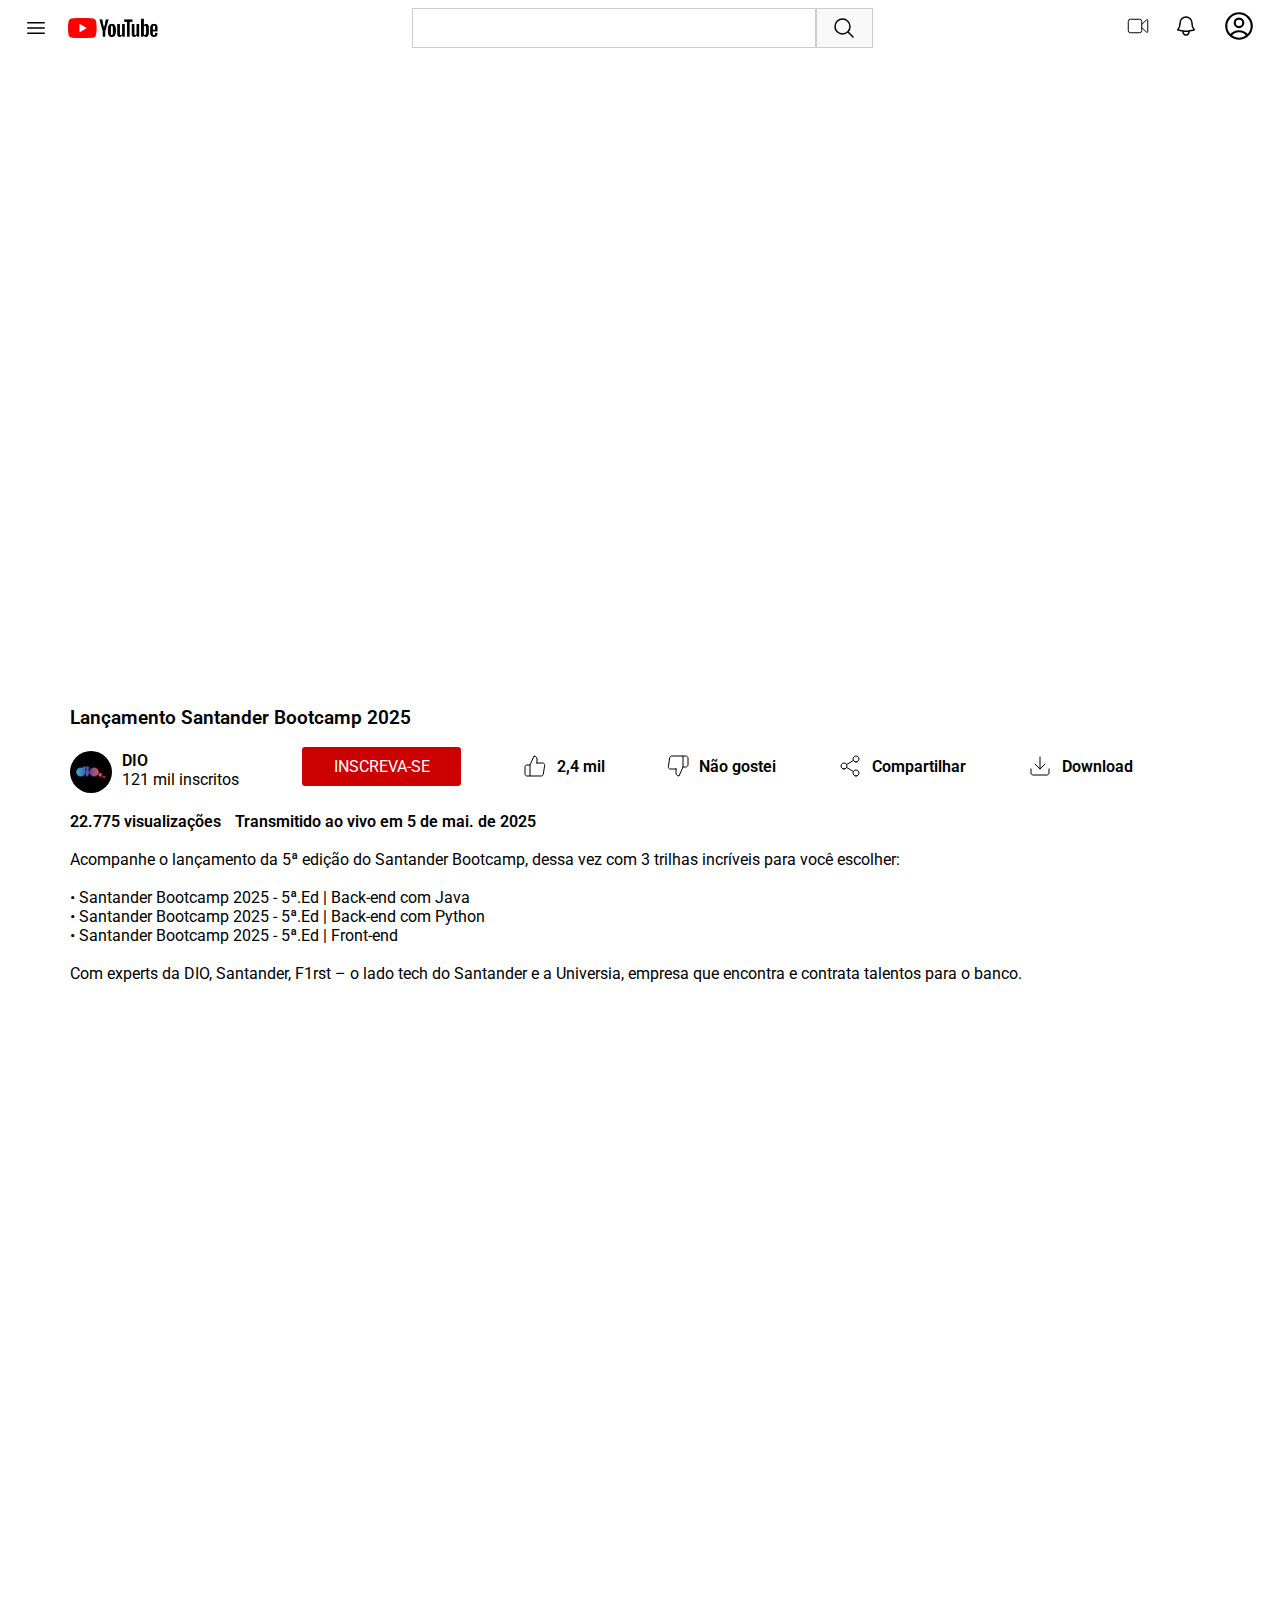
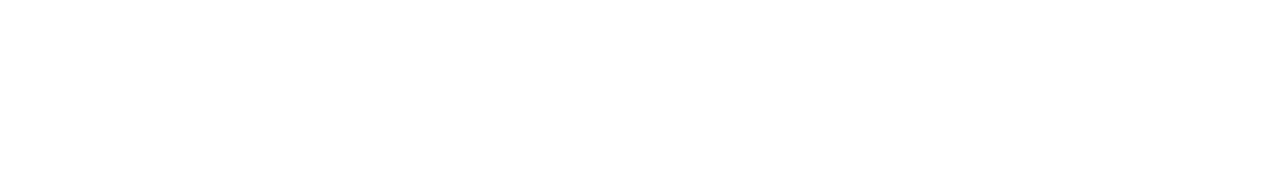
<file: clone-youtube/index.html>
<!DOCTYPE html>
<html lang="pt-br">
  <head>
    <meta charset="UTF-8" />
    <meta name="viewport" content="width=device-width, initial-scale=1.0" />
    <title>Clone Youtube</title>
    <link rel="stylesheet" href="style.css" />
  </head>
  <body>
    <header>
      <section id="header">
        <div id="logo">
          <svg
            xmlns="http://www.w3.org/2000/svg"
            fill="none"
            viewBox="0 0 24 24"
            stroke-width="1.5"
            stroke="currentColor"
            class="size-6"
            width="24px"
          >
            <path
              stroke-linecap="round"
              stroke-linejoin="round"
              d="M3.75 6.75h16.5M3.75 12h16.5m-16.5 5.25h16.5"
            />
          </svg>
          <img
            src="./assets/images/logo-youtube.png"
            alt="Logo do Youtube"
            height="20px"
            width="90px"
          />
        </div>

        <div id="search">
          <div id="search-bar"></div>
          <div id="search-icon">
            <svg
              xmlns="http://www.w3.org/2000/svg"
              fill="none"
              viewBox="0 0 24 24"
              stroke-width="1.5"
              stroke="currentColor"
              class="size-6"
              width="24px"
            >
              <path
                stroke-linecap="round"
                stroke-linejoin="round"
                d="m21 21-5.197-5.197m0 0A7.5 7.5 0 1 0 5.196 5.196a7.5 7.5 0 0 0 10.607 10.607Z"
              />
            </svg>
          </div>
        </div>

        <div id="actions">
          <div id="camera">
            <svg
              xmlns="http://www.w3.org/2000/svg"
              fill="none"
              viewBox="0 0 24 24"
              strokeWidth="{1.5}"
              stroke="currentColor"
              className="size-6"
              width="24px"
            >
              <path
                strokeLinecap="round"
                strokeLinejoin="round"
                d="m15.75 10.5 4.72-4.72a.75.75 0 0 1 1.28.53v11.38a.75.75 0 0 1-1.28.53l-4.72-4.72M4.5 18.75h9a2.25 2.25 0 0 0 2.25-2.25v-9a2.25 2.25 0 0 0-2.25-2.25h-9A2.25 2.25 0 0 0 2.25 7.5v9a2.25 2.25 0 0 0 2.25 2.25Z"
              />
            </svg>
          </div>
          <div id="bell">
            <svg
              xmlns="http://www.w3.org/2000/svg"
              fill="none"
              viewBox="0 0 24 24"
              stroke-width="1.5"
              stroke="currentColor"
              class="size-6"
              width="24px"
            >
              <path
                stroke-linecap="round"
                stroke-linejoin="round"
                d="M14.857 17.082a23.848 23.848 0 0 0 5.454-1.31A8.967 8.967 0 0 1 18 9.75V9A6 6 0 0 0 6 9v.75a8.967 8.967 0 0 1-2.312 6.022c1.733.64 3.56 1.085 5.455 1.31m5.714 0a24.255 24.255 0 0 1-5.714 0m5.714 0a3 3 0 1 1-5.714 0"
              />
            </svg>
          </div>
          <div id="user">
            <svg
              xmlns="http://www.w3.org/2000/svg"
              fill="none"
              viewBox="0 0 24 24"
              stroke-width="1.5"
              stroke="currentColor"
              class="size-6"
              width="34px"
            >
              <path
                stroke-linecap="round"
                stroke-linejoin="round"
                d="M17.982 18.725A7.488 7.488 0 0 0 12 15.75a7.488 7.488 0 0 0-5.982 2.975m11.963 0a9 9 0 1 0-11.963 0m11.963 0A8.966 8.966 0 0 1 12 21a8.966 8.966 0 0 1-5.982-2.275M15 9.75a3 3 0 1 1-6 0 3 3 0 0 1 6 0Z"
              />
            </svg>
          </div>
        </div>
      </section>
    </header>
    <main>
      <!-- VIDEO PRINCIPAL -->

      <section id="main-content">
        <div id="main-video">
          <iframe
            width="560"
            height="315"
            src="https://www.youtube.com/embed/DqC8R2p0lls?si=9dDAU89f3fpc2vS_"
            title="YouTube video player"
            frameborder="0"
            allow="accelerometer; autoplay; clipboard-write; encrypted-media; gyroscope; picture-in-picture; web-share"
            referrerpolicy="strict-origin-when-cross-origin"
            allowfullscreen
          ></iframe>
        </div>

        <!-- TITULO DO VIDEO -->

        <p id="video-title">Lançamento Santander Bootcamp 2025</p>

        <!-- ICONE CANAL E BOTÕES -->

        <div id="video-actions">
          <div id="channel-infos">
            <img src="./assets/images/dio-logo.jpg" alt="Logo da DIO" />
            <p class="bold-text">
              <a href="https://www.youtube.com/@diomakethechange">DIO</a>
              <br />
              <span>121 mil inscritos</span>
            </p>
          </div>

          <div id="subscribe">INSCREVA-SE</div>
          <div class="item" id="like">
            <svg
              width="24"
              height="24"
              viewBox="0 0 24 24"
              fill="none"
              xmlns="http://www.w3.org/2000/svg"
            >
              <path
                d="M7 22H4C3.46957 22 2.96086 21.7893 2.58579 21.4142C2.21071 21.0391 2 20.5304 2 20V13C2 12.4696 2.21071 11.9609 2.58579 11.5858C2.96086 11.2107 3.46957 11 4 11H7M14 9V5C14 4.20435 13.6839 3.44129 13.1213 2.87868C12.5587 2.31607 11.7956 2 11 2L7 11V22H18.28C18.7623 22.0055 19.2304 21.8364 19.5979 21.524C19.9654 21.2116 20.2077 20.7769 20.28 20.3L21.66 11.3C21.7035 11.0134 21.6842 10.7207 21.6033 10.4423C21.5225 10.1638 21.3821 9.90629 21.1919 9.68751C21.0016 9.46873 20.7661 9.29393 20.5016 9.17522C20.2371 9.0565 19.9499 8.99672 19.66 9H14Z"
                stroke="black"
                stroke-linecap="round"
                stroke-linejoin="round"
              />
            </svg>
            <p class="bold-text">2,4 mil</p>
          </div>

          <div class="item" id="deslike">
            <svg
              width="22"
              height="22"
              viewBox="0 0 22 22"
              fill="none"
              xmlns="http://www.w3.org/2000/svg"
            >
              <path
                d="M16 0.999995H18.67C19.236 0.989986 19.7859 1.18813 20.2154 1.55681C20.6449 1.9255 20.9241 2.43905 21 3V10C20.9241 10.5609 20.6449 11.0745 20.2154 11.4432C19.7859 11.8119 19.236 12.01 18.67 12H16M9 14V18C9 18.7956 9.31607 19.5587 9.87868 20.1213C10.4413 20.6839 11.2044 21 12 21L16 12V0.999995H4.72C4.23767 0.994543 3.76962 1.16359 3.40209 1.47599C3.03457 1.78839 2.79232 2.22309 2.72 2.7L1.34 11.7C1.29649 11.9866 1.31583 12.2793 1.39666 12.5577C1.47749 12.8362 1.6179 13.0937 1.80814 13.3125C1.99839 13.5313 2.23392 13.7061 2.49843 13.8248C2.76294 13.9435 3.05009 14.0033 3.34 14H9Z"
                stroke="black"
                stroke-linecap="round"
                stroke-linejoin="round"
              />
            </svg>
            <p class="bold-text">Não gostei</p>
          </div>

          <div class="item" id="compartilhar">
            <svg
              width="24"
              height="24"
              viewBox="0 0 24 24"
              fill="none"
              xmlns="http://www.w3.org/2000/svg"
            >
              <path
                d="M18 8C19.6569 8 21 6.65685 21 5C21 3.34315 19.6569 2 18 2C16.3431 2 15 3.34315 15 5C15 6.65685 16.3431 8 18 8Z"
                stroke="black"
                stroke-linecap="round"
                stroke-linejoin="round"
              />
              <path
                d="M6 15C7.65685 15 9 13.6569 9 12C9 10.3431 7.65685 9 6 9C4.34315 9 3 10.3431 3 12C3 13.6569 4.34315 15 6 15Z"
                stroke="black"
                stroke-linecap="round"
                stroke-linejoin="round"
              />
              <path
                d="M18 22C19.6569 22 21 20.6569 21 19C21 17.3431 19.6569 16 18 16C16.3431 16 15 17.3431 15 19C15 20.6569 16.3431 22 18 22Z"
                stroke="black"
                stroke-linecap="round"
                stroke-linejoin="round"
              />
              <path
                d="M8.59 13.51L15.42 17.49"
                stroke="black"
                stroke-linecap="round"
                stroke-linejoin="round"
              />
              <path
                d="M15.41 6.50999L8.59 10.49"
                stroke="black"
                stroke-linecap="round"
                stroke-linejoin="round"
              />
            </svg>
            <p class="bold-text">Compartilhar</p>
          </div>

          <div class="item" id="download">
            <svg
              width="24"
              height="24"
              viewBox="0 0 24 24"
              fill="none"
              xmlns="http://www.w3.org/2000/svg"
            >
              <path
                d="M21 15V19C21 19.5304 20.7893 20.0391 20.4142 20.4142C20.0391 20.7893 19.5304 21 19 21H5C4.46957 21 3.96086 20.7893 3.58579 20.4142C3.21071 20.0391 3 19.5304 3 19V15"
                stroke="black"
                stroke-linecap="round"
                stroke-linejoin="round"
              />
              <path
                d="M7 10L12 15L17 10"
                stroke="black"
                stroke-linecap="round"
                stroke-linejoin="round"
              />
              <path
                d="M12 15V3"
                stroke="black"
                stroke-linecap="round"
                stroke-linejoin="round"
              />
            </svg>
            <p class="bold-text">Download</p>
          </div>
        </div>

        <!-- DESCRIÇÃO DO VIDEO -->
        <br />
        <div class="bold-text" id="views">
          22.775 visualizações
          <span>Transmitido ao vivo em 5 de mai. de 2025</span>
        </div>
        <br />
        <div id="description">
          <p>
            Acompanhe o lançamento da 5ª edição do Santander Bootcamp, dessa vez
            com 3 trilhas incríveis para você escolher: <br /><br />• Santander
            Bootcamp 2025 - 5ª.Ed | Back-end com Java <br />• Santander Bootcamp
            2025 - 5ª.Ed | Back-end com Python <br />• Santander Bootcamp 2025 -
            5ª.Ed | Front-end<br />
            <br />Com experts da DIO, Santander, F1rst – o lado tech do
            Santander e a Universia, empresa que encontra e contrata talentos
            para o banco.
          </p>
        </div>
      </section>
      <br />
      <!-- ABA DOS VIDEOS RECOMENDADOS-->

      <section id="recommended">
        <div class="videos">
          <a href="#"
            ><img
              src="./assets/images/thumbnail01.png"
              alt="Ciência de Dados UNIMED"
          /></a>
          <div class="info">
            <h3 class="bold-text">
              <a href="#">Geração Tech Unimed - BH - Ciência de Dados</a>
            </h3>
            <p>DigitalInnovationOne</p>
            <p>
              2,1 mil visualizações<br />
              Transmitido há 2 dias
            </p>
          </div>
        </div>
        <div class="videos">
          <a href="#"
            ><img src="./assets/images/thumbnail02.png" alt="Scrum Talks"
          /></a>
          <div class="info">
            <h3 class="bold-text">
              <a href="#">Scrum Talks</a>
            </h3>
            <p>DigitalInnovationOne</p>
            <p>
              1,6 mil visualizações <br />Transmitido há 3 dias
            </p>
          </div>
        </div>
        <div class="videos">
          <a href="#"
            ><img
              src="./assets/images/thumbnail03.png"
              alt="Fast Track Specialist Machine Learning"
          /></a>
          <div class="info">
            <h3 class="bold-text">
              <a href="#">Machine Learning Avançado - Fast Track</a>
            </h3>
            <p>DigitalInnovationOne</p>
            <p>
              1,7 mil visualizações <br />Transmitido há 4 dias
            </p>
          </div>
        </div>
        <div class="videos">
          <a href="#"
            ><img src="./assets/images/thumbnail04.png" alt="Project Planning"
          /></a>
          <div class="info">
            <h3 class="bold-text">
              <a href="#">Global Skills #2 - Project Planning</a>
            </h3>
            <p>DigitalInnovationOne</p>
            <p>
              971 visualizações <br />Transmitido há 5 dias
            </p>
          </div>
        </div>
        <div class="videos">
          <a href="#"
            ><img
              src="./assets/images/thumbnail05.png"
              alt="Como Aprender Python do Zero"
          /></a>
          <div class="info">
            <h3 class="bold-text">
              <a href="#">Como aprender a programar Python do ZERO</a>
            </h3>
            <p>DigitalInnovationOne</p>
            <p>
              711 visualizações <br />Transmitido há 6 dias
            </p>
          </div>
        </div>
        <div class="videos">
          <a href="#"
            ><img
              src="./assets/images/thumbnail01.png"
              alt="Ciência de Dados UNIMED"
          /></a>
          <div class="info">
            <h3 class="bold-text">
              <a href="#">Geração Tech Unimed - BH - Ciência de Dados</a>
            </h3>
            <p>DigitalInnovationOne</p>
            <p>
              2,1 mil visualizações <br />Transmitido há 2 dias
            </p>
          </div>
        </div>
        <div class="videos">
          <a href="#"
            ><img src="./assets/images/thumbnail02.png" alt="Scrum Talks"
          /></a>
          <div class="info">
            <h3 class="bold-text">
              <a href="#">Scrum Talks</a>
            </h3>
            <p>DigitalInnovationOne</p>
            <p>
              1,6 mil visualizações <br />Transmitido há 3 dias
            </p>
          </div>
        </div>
        <div class="videos">
          <a href="#"
            ><img
              src="./assets/images/thumbnail03.png"
              alt="Fast Track Specialist Machine Learning"
          /></a>
          <div class="info">
            <h3 class="bold-text">
              <a href="#">Machine Learning Avançado - Fast Track</a>
            </h3>
            <p>DigitalInnovationOne</p>
            <p>
              1,7 mil visualizações <br />Transmitido há 4 dias
            </p>
          </div>
        </div>
        <div class="videos">
          <a href="#"
            ><img src="./assets/images/thumbnail04.png" alt="Project Planning"
          /></a>
          <div class="info">
            <h3 class="bold-text">
              <a href="#">Global Skills #2 - Project Planning</a>
            </h3>
            <p>DigitalInnovationOne</p>
            <p>
              971 visualizações <br />Transmitido há 5 dias
            </p>
          </div>
        </div>
      </section>
    </main>
  </body>
</html>
</file>
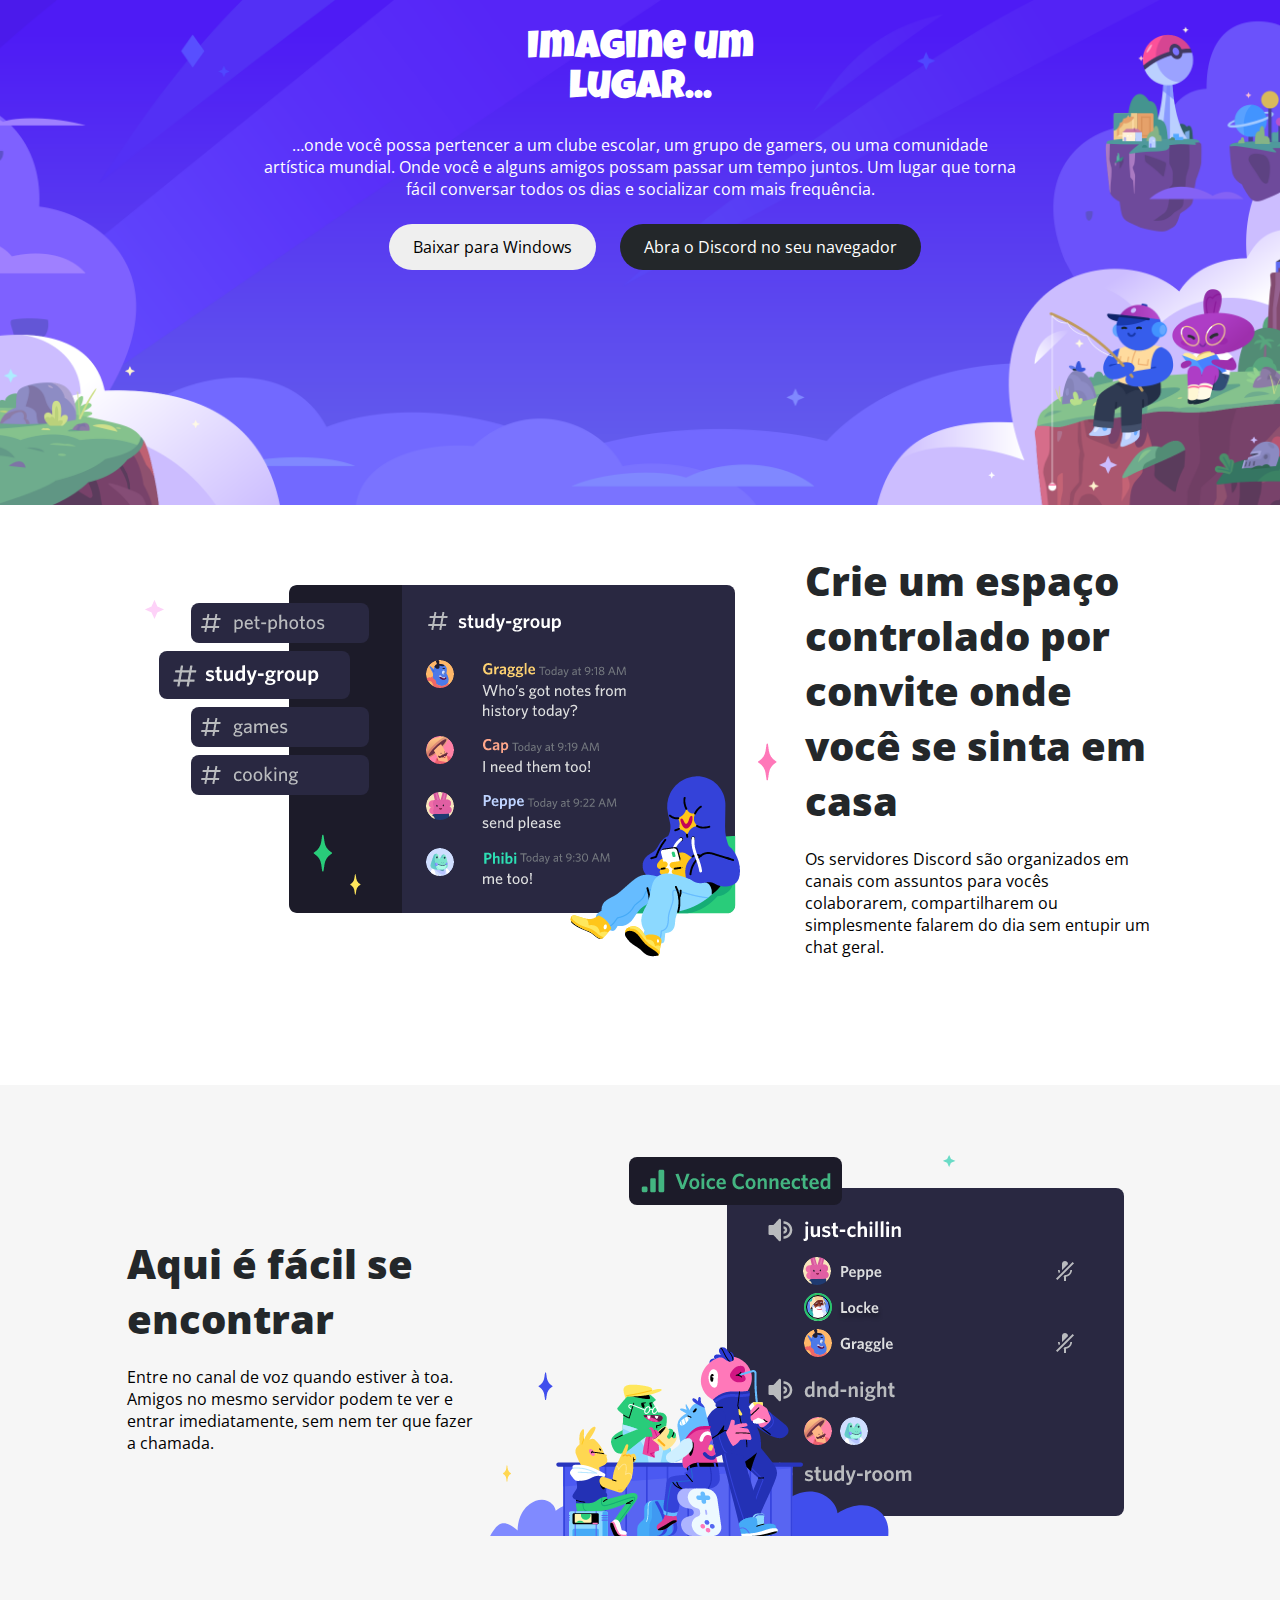
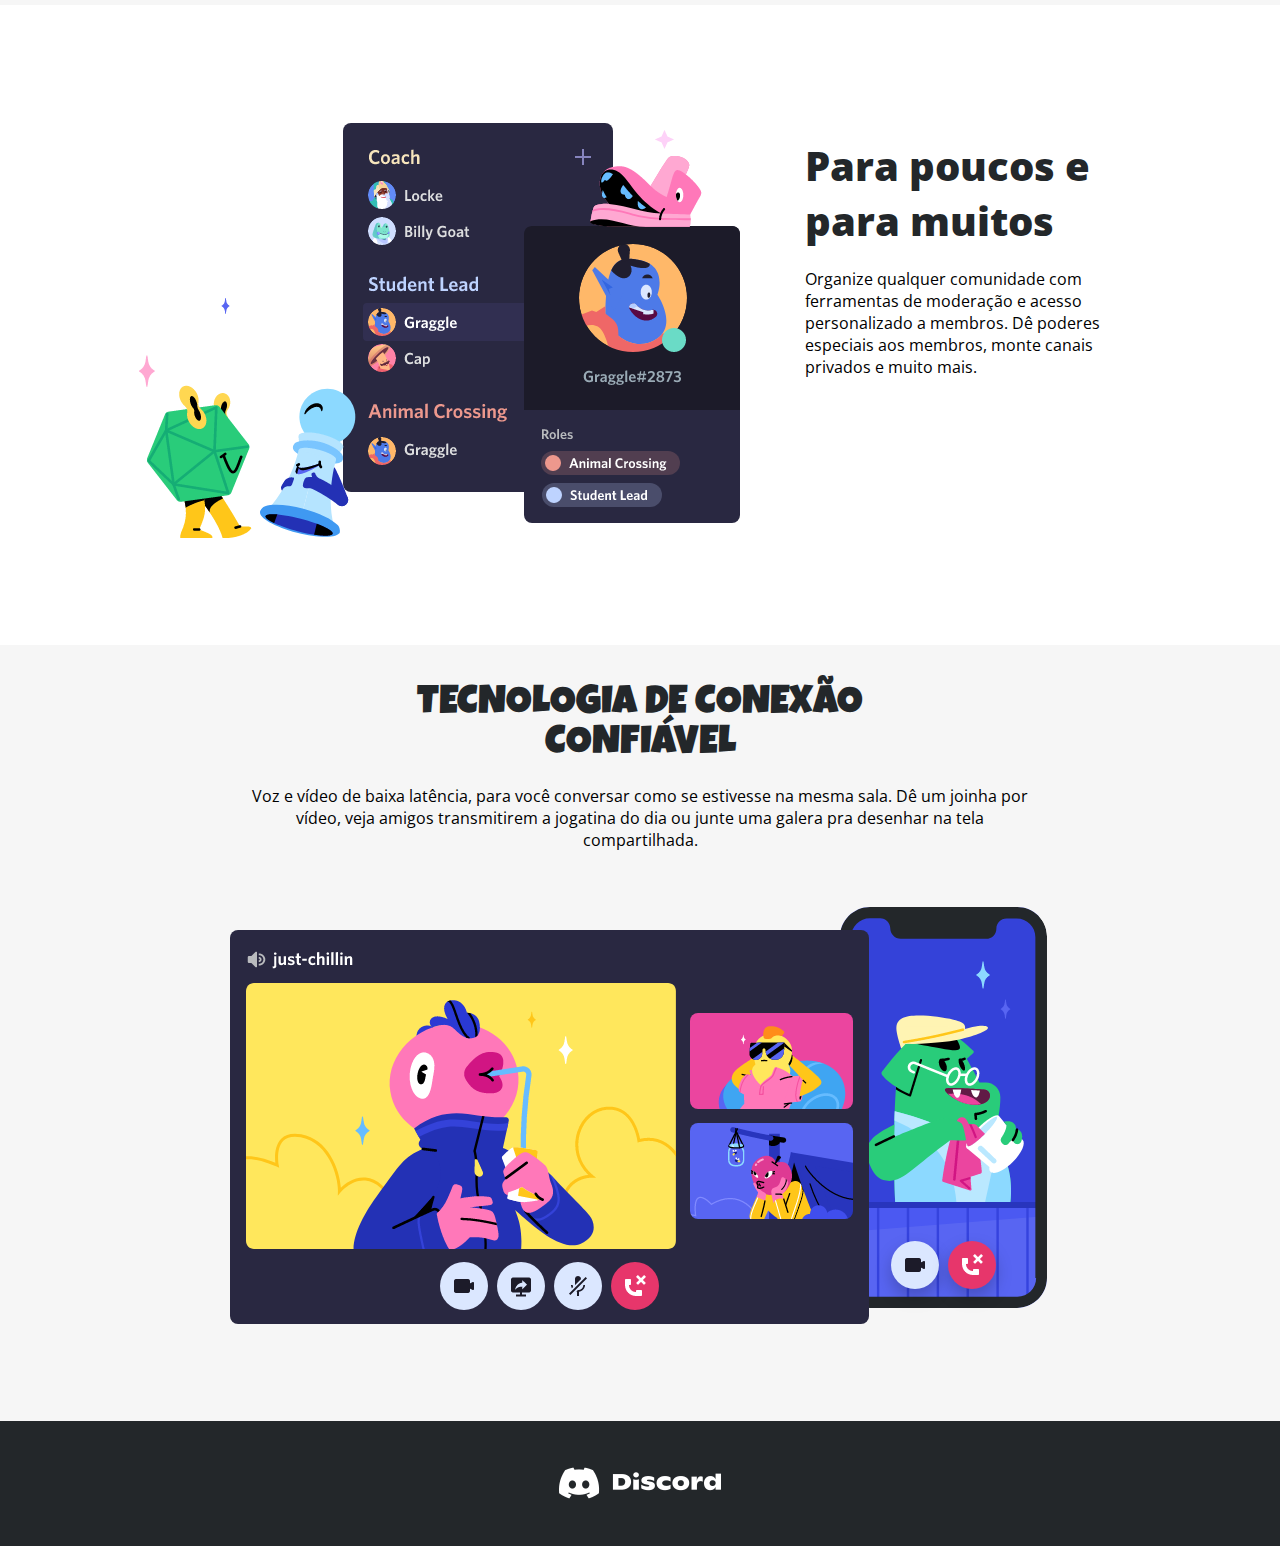
<file: layout-responsivo-discord/index.html>
<!DOCTYPE html>
<html lang="pt-br">
  <head>
    <meta charset="UTF-8" />
    <meta name="viewport" content="width=device-width, initial-scale=1.0" />
    <link rel="stylesheet" href="style.css" />
    <title>Layout Responsivo do Discord</title>
  </head>
  <body>
    <header>
      <section id="header-content">
        <h1>Imagine um lugar...</h1>
        <p>
          …onde você possa pertencer a um clube escolar, um grupo de gamers, ou
          uma comunidade artística mundial. Onde você e alguns amigos possam
          passar um tempo juntos. Um lugar que torna fácil conversar todos os
          dias e socializar com mais frequência.
        </p>
        <div id="buttons">
          <button>Baixar para Windows</button>
          <button>Abra o Discord no seu navegador</button>
        </div>
      </section>
    </header>

    <main>
      <section id="section-01">
        <img
          class="main-section-img"
          src="./assets/images/section01.png"
          alt="Canal de conversas no Discord"
        />
        <div class="main-section-text">
          <h2 class="main-section-h2">
            Crie um espaço controlado por convite onde você se sinta em casa
          </h2>
          <p class="main-section-p">
            Os servidores Discord são organizados em canais com assuntos para
            vocês colaborarem, compartilharem ou simplesmente falarem do dia sem
            entupir um chat geral.
          </p>
        </div>
      </section>

      <section id="section-02">
        <img
          class="main-section-img"
          src="./assets/images/section02.png"
          alt="Canal de voz do Discord"
        />
        <div class="main-section-text">
          <h2 class="main-section-h2">Aqui é fácil se encontrar</h2>
          <p class="main-section-p">
            Entre no canal de voz quando estiver à toa. Amigos no mesmo servidor
            podem te ver e entrar imediatamente, sem nem ter que fazer a
            chamada.
          </p>
        </div>
      </section>

      <section id="section-03">
        <img
          class="main-section-img"
          src="./assets/images/section03.png"
          alt="Canal de voz do Discord"
        />
        <div class="main-section-text">
          <h2 class="main-section-h2">Para poucos e para muitos</h2>
          <p class="main-section-p">
            Organize qualquer comunidade com ferramentas de moderação e acesso
            personalizado a membros. Dê poderes especiais aos membros, monte
            canais privados e muito mais.
          </p>
        </div>
      </section>

      <section id="section-04">
        <h2>TECNOLOGIA DE CONEXÃO CONFIÁVEL</h2>
        <p class="main-section-p">
          Voz e vídeo de baixa latência, para você conversar como se estivesse
          na mesma sala. Dê um joinha por vídeo, veja amigos transmitirem a
          jogatina do dia ou junte uma galera pra desenhar na tela
          compartilhada.
        </p>
        <img
          class="main-section-img"
          src="./assets/images/section04.png"
          alt="Canal de voz do Discord"
        />
      </section>
    </main>

    <footer>
      <img src="./assets/images/logo.png" alt="Logo Discord" />
    </footer>
  </body>
</html>
</file>
<file: clone-youtube/style.css>
@import url("https://fonts.googleapis.com/css2?family=Roboto:ital,wght@0,100..900;1,100..900&display=swap");

* {
  margin: 0;
  padding: 0;
  box-sizing: border-box;
}

body {
  font-family: Roboto, sans-serif;
}

#header {
  display: flex;
  justify-content: space-between;
  height: 56px;
  padding: 24px;
}

#logo {
  display: flex;
  gap: 20px;
  align-items: center;
  cursor: pointer;
}

#search {
  display: flex;
  align-items: center;
}

#search-bar {
  border: 1px solid #cccccc;
  width: 404px;
  height: 40px;
  cursor: pointer;
}

#search-icon {
  width: 57px;
  height: 40px;
  border: 1px solid #cccccc;
  background-color: #f8f8f8;
  display: flex;
  justify-content: center;
  cursor: pointer;
}

#actions {
  display: flex;
  gap: 24px;
  align-items: center;
  cursor: pointer;
}

#main-content {
  width: 1200px;
  height: 746px;
  margin-left: 70px;
  margin-top: 30px;
}

#main-video {
  height: 600px;
  width: 1200px;
}

iframe {
  width: 100%;
  height: 100%;
}

.bold-text {
  font-size: 1rem;
  font-weight: 600;
}

#video-title {
  font-size: 1.2rem;
  margin-top: 20px;
  font-weight: 600;
  cursor: pointer;
}

#channel-infos {
  margin-top: 12px;
  display: flex;
  gap: 10px;
  font-size: 0.9rem;
  width: 170px;
}

#channel-infos img {
  height: 42px;
  width: 42px;
  border-radius: 50%;
  cursor: pointer;
}

#channel-infos span {
  font-weight: 400;
}

#video-actions {
  display: flex;
  gap: 62px;
  width: 1200px;
  align-items: center;
  margin-top: 10px;
}

#video-actions a {
  text-decoration: none;
  color: #000;
}

#subscribe {
  background-color: #cc0000;
  padding: 10px;
  width: 159px;
  text-align: center;
  color: #ffff;
  border-radius: 3px;
  cursor: pointer;
}

.item {
  display: flex;
  align-items: center;
  gap: 10px;
  cursor: pointer;
}

#views span {
  margin-left: 10px;
}

#recommended {
  display: flex;
  position: relative;
  flex-direction: column;
  gap: 20px;
  top: -765px;
  left: 1320px;
  width: 500px;
  height: 938px;
}

.videos {
  display: flex;
  gap: 15px;
}

.videos a {
  text-decoration: none;
  color: #000;
}

.info {
  display: flex;
  flex-direction: column;
  height: 125px;
  gap: 10px;
  color: #515151;
  font-size: 0.95rem;
}
</file>
<file: layout-responsivo-discord/style.css>
@import url("https://fonts.googleapis.com/css2?family=Luckiest+Guy&family=Open+Sans:ital,wght@0,300..800;1,300..800&display=swap");

* {
  margin: 0;
  padding: 0;
  box-sizing: border-box;
}

body {
  font-family: "Open Sans", sans-serif;
}

header {
  background-image: url("./assets/images/header_background.png");
  background-size: cover;
  background-position: 68% center;
  background-repeat: no-repeat;
  height: 505px;
  min-width: 430px;
}

#header-content {
  color: #fff;
  padding: 30px 20px;
  display: flex;
  flex-direction: column;
  gap: 24px;
}

#header-content h1 {
  max-width: 313px;
  font-family: "Luckiest Guy", sans-serif;
  font-weight: 400;
  font-size: 2.5rem;
}

#header-content p {
  max-width: 757px;
}

#buttons {
  display: flex;
  flex-direction: column;
  gap: 24px;
  max-width: 502px;
  max-height: 122px;
}

#buttons > button {
  padding: 20px;
  border-radius: 50px;
  font-family: "Open Sans", sans-serif;
  font-size: 1rem;
  border: none;
  cursor: pointer;
}

#buttons > button:nth-child(2) {
  background-color: #23272a;
  color: #fff;
}

main {
  display: flex;
  flex-direction: column;
  gap: 60px;
}

#section-01,
#section-02,
#section-03,
#section-04 {
  padding: 40px 20px;
}

.main-section-img {
  max-width: 100%;
}

.main-section-h2 {
  max-width: 608px;
  font-weight: 800;
  font-size: 1.5rem;
  color: #23272a;
}

.main-section-p {
  max-width: 802px;
  margin-top: 20px;
}

#section-04,
#section-02 {
  background-color: #f6f6f6;
}

#section-04 h2 {
  font-family: "Luckiest Guy", sans-serif;
  font-weight: 400;
  color: #23272a;
  font-size: 2rem;
}

footer {
  background-color: #23272a;
  padding: 40px;
}

footer img {
  display: block;
  max-width: 100%;
  width: 162px;
  margin: 0 auto;
}

@media screen and (min-width: 720px) {
  #header-content {
    text-align: center;
    justify-content: center;
    align-items: center;
  }

  #buttons {
    flex-direction: row;
    text-wrap: nowrap;
    border-radius: 28px;
  }

  #buttons > button {
    padding: 12px 24px;
  }

  #section-01,
  #section-02,
  #section-03,
  #section-04 {
    display: flex;
    flex-direction: column;
    justify-content: center;
    align-items: center;
    text-align: center;
  }

  .main-section-text {
    display: flex;
    flex-direction: column;
    align-items: center;
  }
}

@media screen and (min-width: 1280px) {
  #section-01,
  #section-02,
  #section-03 {
    flex-direction: row;
  }

  .main-section-text {
    height: 374px;
    width: 348px;
    text-align: left;
  }

  #section-01 .main-section-text {
    margin-bottom: 50px;
  }

  #section-02 img {
    order: 2;
  }

  #section-02 .main-section-text {
    justify-content: center;
    order: 1;
  }

  .main-section-h2 {
    font-size: 2.5rem;
  }

  #section-04 h2 {
    font-size: 2.5rem;
    width: 608px;
  }
}
</file>
